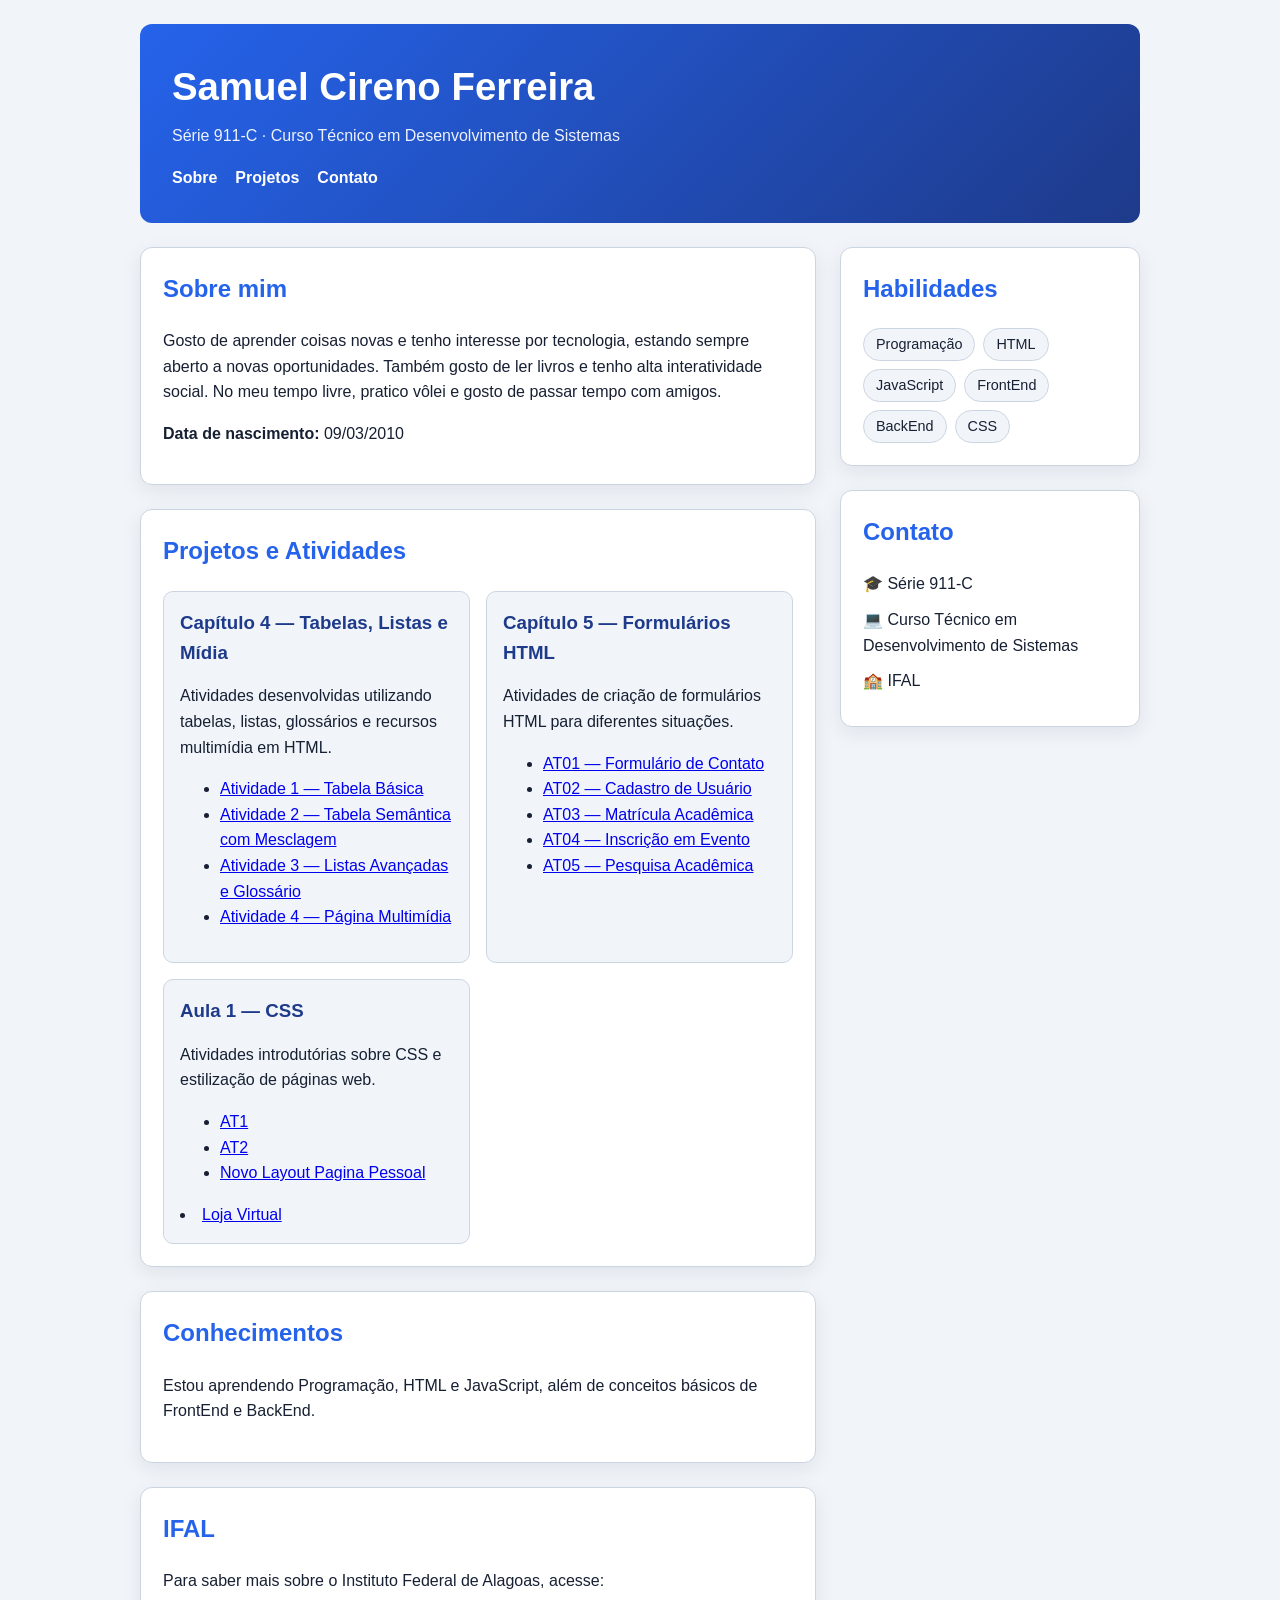
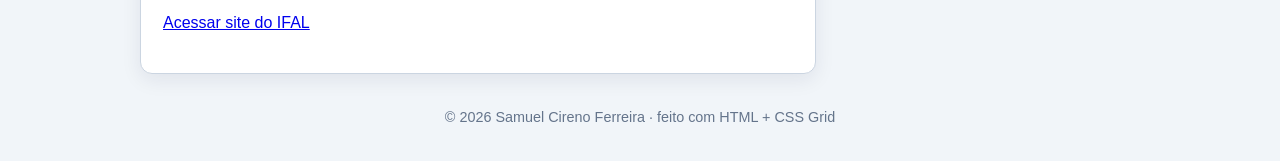
<file: index.html>
<!DOCTYPE html> <!-- ============================================================ PÁGINA PESSOAL — Samuel Cireno Ferreira Programação Web / Introdução às Tecnologias Web — IFAL ============================================================ --> <html lang="pt-BR"> <head> <meta charset="UTF-8"> <meta name="viewport" content="width=device-width, initial-scale=1.0"> <title>Página Pessoal — Samuel Cireno Ferreira</title> <link rel="stylesheet" href="estilo.css"> </head> <body> <div class="pagina">
<!-- ====== CABEÇALHO ====== -->
<header class="cabecalho">
  <h1>Samuel Cireno Ferreira</h1>
  <p>Série 911-C · Curso Técnico em Desenvolvimento de Sistemas</p>

  <nav>
    <a href="#sobre">Sobre</a>
    <a href="#projetos">Projetos</a>
    <a href="#contato">Contato</a>
  </nav>
</header>

<!-- ====== CONTEÚDO PRINCIPAL ====== -->
<main class="principal">

  <section id="sobre" class="cartao">
    <h2>Sobre mim</h2>

    <p>
      Gosto de aprender coisas novas e tenho interesse por tecnologia,
      estando sempre aberto a novas oportunidades. Também gosto de ler
      livros e tenho alta interatividade social. No meu tempo livre,
      pratico vôlei e gosto de passar tempo com amigos.
    </p>

    <p>
      <strong>Data de nascimento:</strong> 09/03/2010
    </p>
  </section>

  <section id="projetos" class="cartao">
    <h2>Projetos e Atividades</h2>

    <div class="projetos">

      <article class="projeto">
        <h3>Capítulo 4 — Tabelas, Listas e Mídia</h3>
        <p>
          Atividades desenvolvidas utilizando tabelas, listas,
          glossários e recursos multimídia em HTML.
        </p>

        <ul>
          <li>
            <a href="cap04-at01-tabela-basica.html">
              Atividade 1 — Tabela Básica
            </a>
          </li>

          <li>
            <a href="cap04-at02-tabela-semantica.html">
              Atividade 2 — Tabela Semântica com Mesclagem
            </a>
          </li>

          <li>
            <a href="cap04-at03-listas-avancadas.html">
              Atividade 3 — Listas Avançadas e Glossário
            </a>
          </li>

          <li>
            <a href="cap04-at04-multimidia.html">
              Atividade 4 — Página Multimídia
            </a>
          </li>
        </ul>
      </article>

      <article class="projeto">
        <h3>Capítulo 5 — Formulários HTML</h3>
        <p>
          Atividades de criação de formulários HTML para diferentes
          situações.
        </p>

        <ul>
          <li>
            <a href="ap05-at01.html">
              AT01 — Formulário de Contato
            </a>
          </li>

          <li>
            <a href="cap05-at02.html">
              AT02 — Cadastro de Usuário
            </a>
          </li>

          <li>
            <a href="cap05-at03.html">
              AT03 — Matrícula Acadêmica
            </a>
          </li>

          <li>
            <a href="cap05-at04.html">
              AT04 — Inscrição em Evento
            </a>
          </li>

          <li>
            <a href="cap05/at05.html">
              AT05 — Pesquisa Acadêmica
            </a>
          </li>
        </ul>
      </article>

      <article class="projeto">
        <h3>Aula 1 — CSS</h3>
        <p>
          Atividades introdutórias sobre CSS e estilização de páginas
          web.
        </p>

        <ul>
          <li>
            <a href="css1/indexx.html">
              AT1
            </a>
          </li>

          <li>
            <a href="css02/index.html">
              AT2
            </a>
          </li>

           <li>
            <a href="nl_pagina_pessoal/pagina_pessoal.html">
              Novo Layout Pagina Pessoal
            </a>
          </li>
        </ul>
      
        <li>
            <a href="loja-virtual/index.html">
              Loja Virtual
            </a>
          </li>
        </ul>
      </article>

      
    </div>
  </section>

  <section class="cartao">
    <h2>Conhecimentos</h2>

    <p>
      Estou aprendendo Programação, HTML e JavaScript, além de conceitos
      básicos de FrontEnd e BackEnd.
    </p>
  </section>

  <section class="cartao">
    <h2>IFAL</h2>

    <p>
      Para saber mais sobre o Instituto Federal de Alagoas, acesse:
    </p>

    <p>
      <a href="https://www2.ifal.edu.br/campus/maceio" target="_blank">
        Acessar site do IFAL
      </a>
    </p>
  </section>
    
</main>

<!-- ====== BARRA LATERAL ====== -->
<aside class="lateral">

  <section class="cartao">
    <h2>Habilidades</h2>

    <ul class="habilidades">
      <li>Programação</li>
      <li>HTML</li>
      <li>JavaScript</li>
      <li>FrontEnd</li>
      <li>BackEnd</li>
      <li>CSS</li>
    </ul>
  </section>

  <section id="contato" class="cartao">
    <h2>Contato</h2>

    <ul class="contato">
      <li>
        🎓 Série 911-C
      </li>

      <li>
        💻 Curso Técnico em Desenvolvimento de Sistemas
      </li>

      <li>
        🏫 IFAL
      </li>
    </ul>
  </section>

</aside>

<!-- ====== RODAPÉ ====== -->
<footer class="rodape">
  © 2026 Samuel Cireno Ferreira · feito com HTML + CSS Grid
</footer>

</div> </body> </html>
</file>
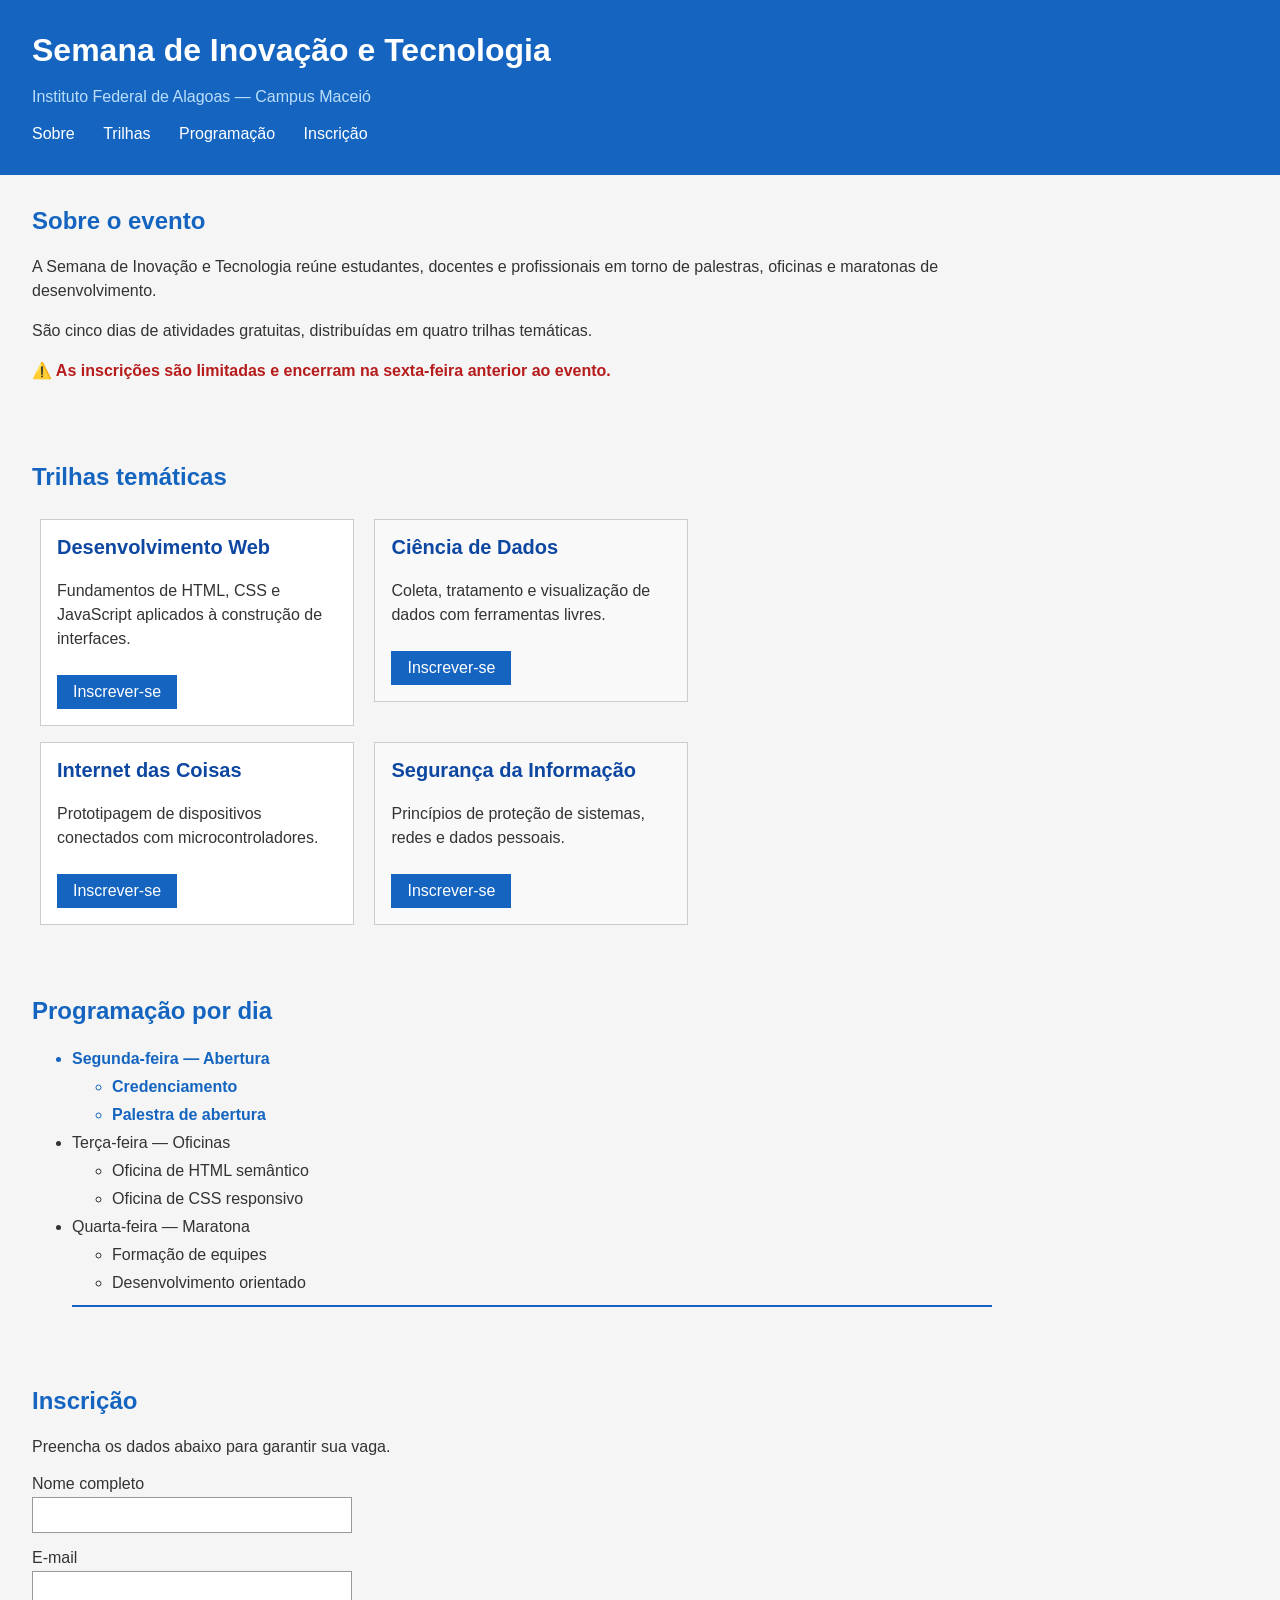
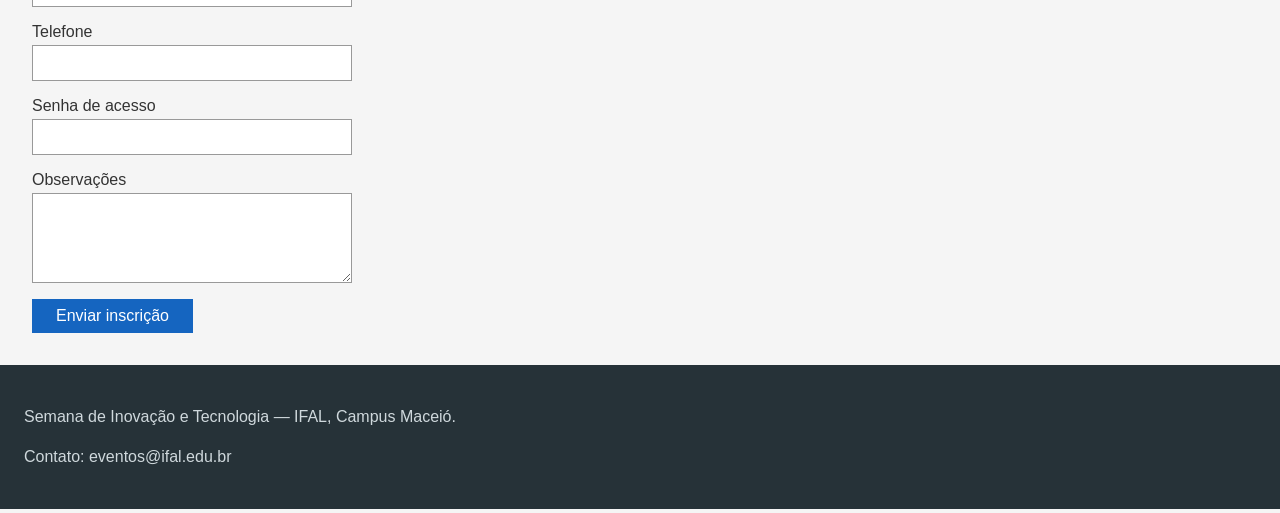
<file: css02/index.html>
<!DOCTYPE html>
<html lang="pt-BR">
<head>
  <meta charset="UTF-8">
  <meta name="viewport" content="width=device-width, initial-scale=1.0">
  <title>Semana de Inovação e Tecnologia — IFAL</title>
  <!--
    ATENÇÃO: este arquivo HTML NÃO deve ser modificado.
    Toda a atividade é resolvida exclusivamente no arquivo atv01.css.
  -->
  <link rel="stylesheet" href="style.css">
</head>
<body>

  <header class="cabecalho">
    <h1>Semana de Inovação e Tecnologia</h1>
    <p class="subtitulo">Instituto Federal de Alagoas — Campus Maceió</p>
    <nav class="menu">
      <ul>
        <li><a href="#sobre">Sobre</a></li>
        <li><a href="#trilhas">Trilhas</a></li>
        <li><a href="#programacao">Programação</a></li>
        <li><a href="#inscricao">Inscrição</a></li>
      </ul>
    </nav>
  </header>

  <main>

    <section id="sobre" class="secao">
      <h2>Sobre o evento</h2>
      <p>A Semana de Inovação e Tecnologia reúne estudantes, docentes e profissionais em torno de palestras, oficinas e maratonas de desenvolvimento.</p>
      <p>São cinco dias de atividades gratuitas, distribuídas em quatro trilhas temáticas.</p>
      <p class="destaque">As inscrições são limitadas e encerram na sexta-feira anterior ao evento.</p>
    </section>

    <section id="trilhas" class="secao">
      <h2>Trilhas temáticas</h2>
      <div class="grade">
        <article class="cartao">
          <h3>Desenvolvimento Web</h3>
          <p>Fundamentos de HTML, CSS e JavaScript aplicados à construção de interfaces.</p>
          <a href="#inscricao" class="botao">Inscrever-se</a>
        </article>
        <article class="cartao">
          <h3>Ciência de Dados</h3>
          <p>Coleta, tratamento e visualização de dados com ferramentas livres.</p>
          <a href="#inscricao" class="botao">Inscrever-se</a>
        </article>
        <article class="cartao">
          <h3>Internet das Coisas</h3>
          <p>Prototipagem de dispositivos conectados com microcontroladores.</p>
          <a href="#inscricao" class="botao">Inscrever-se</a>
        </article>
        <article class="cartao">
          <h3>Segurança da Informação</h3>
          <p>Princípios de proteção de sistemas, redes e dados pessoais.</p>
          <a href="#inscricao" class="botao">Inscrever-se</a>
        </article>
      </div>
    </section>

    <section id="programacao" class="secao">
      <h2>Programação por dia</h2>
      <ul class="lista-dias">
        <li>Segunda-feira — Abertura
          <ul>
            <li>Credenciamento</li>
            <li>Palestra de abertura</li>
          </ul>
        </li>
        <li>Terça-feira — Oficinas
          <ul>
            <li>Oficina de HTML semântico</li>
            <li>Oficina de CSS responsivo</li>
          </ul>
        </li>
        <li>Quarta-feira — Maratona
          <ul>
            <li>Formação de equipes</li>
            <li>Desenvolvimento orientado</li>
          </ul>
        </li>
      </ul>
    </section>

    <section id="inscricao" class="secao">
      <h2>Inscrição</h2>
      <p>Preencha os dados abaixo para garantir sua vaga.</p>
      <form class="formulario">
        <label for="nome">Nome completo</label>
        <input type="text" id="nome" name="nome">

        <label for="email">E-mail</label>
        <input type="email" id="email" name="email">

        <label for="telefone">Telefone</label>
        <input type="tel" id="telefone" name="telefone">

        <label for="senha">Senha de acesso</label>
        <input type="password" id="senha" name="senha">

        <label for="mensagem">Observações</label>
        <textarea id="mensagem" name="mensagem" rows="4"></textarea>

        <button type="submit">Enviar inscrição</button>
      </form>
    </section>

  </main>

  <footer class="rodape">
    <p>Semana de Inovação e Tecnologia — IFAL, Campus Maceió.</p>
    <p>Contato: eventos@ifal.edu.br</p>
  </footer>

</body>
</html>
</file>
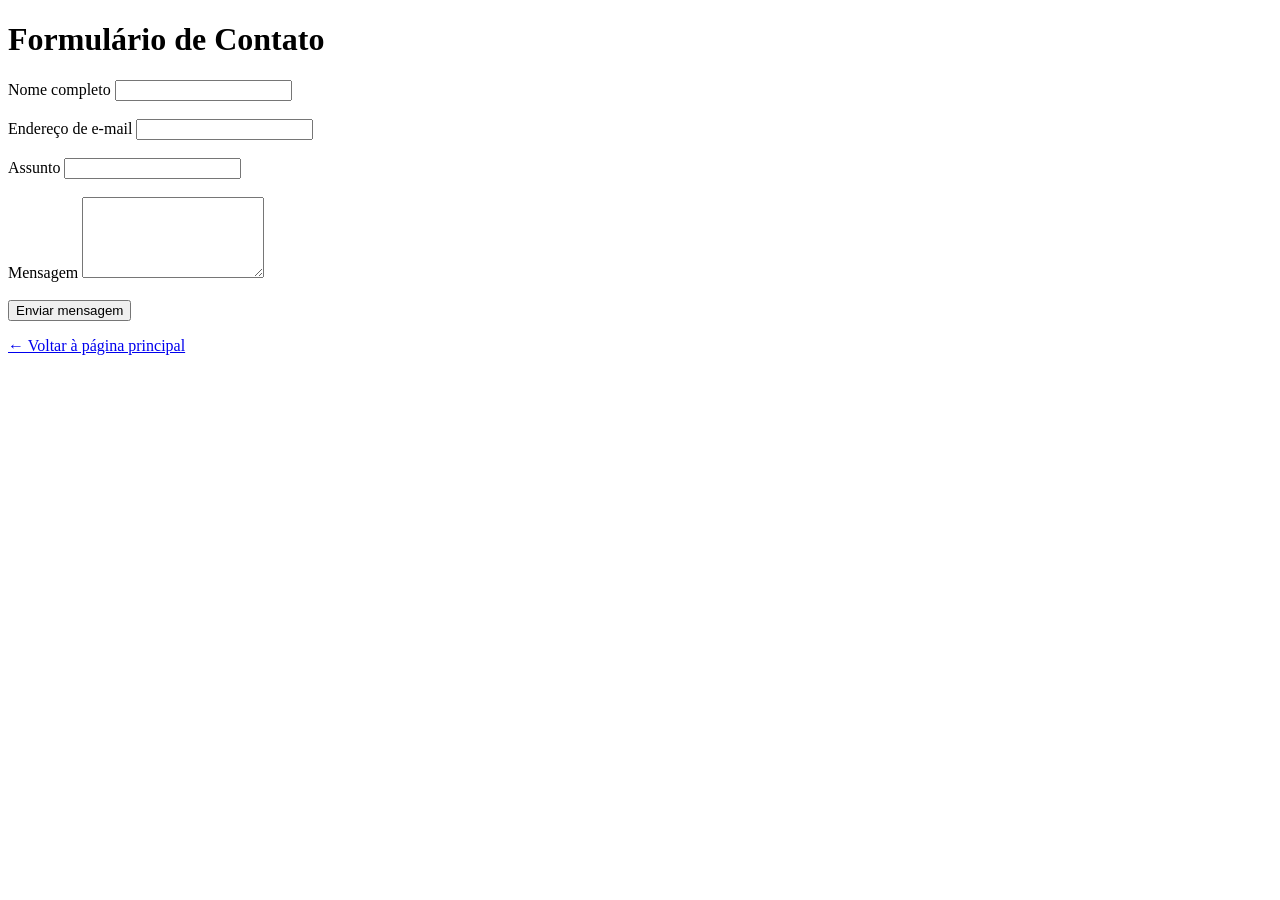
<file: ap05-at01.html>
<!DOCTYPE html>
<html lang="pt-BR">
<head>
    <meta charset="UTF-8">
    <title>AT01 — Formulário de Contato Simples</title>
</head>

<body>

    <main>

        <h1>Formulário de Contato</h1>

        <form action="https://httpbin.org/get" method="get">

            <label for="nome">Nome completo</label>
            <input type="text" id="nome" name="nome">

            <br><br>

            <label for="email">Endereço de e-mail</label>
            <input type="email" id="email" name="email">

            <br><br>

            <label for="assunto">Assunto</label>
            <input type="text" id="assunto" name="assunto">

            <br><br>

            <label for="mensagem">Mensagem</label>
            <textarea id="mensagem" name="mensagem" rows="5"></textarea>

            <br><br>

            <button type="submit">Enviar mensagem</button>

        </form>

    </main>
    <p>
        <a href="index.html">← Voltar à página principal</a>
    </p>


</body>
</html>
</file>
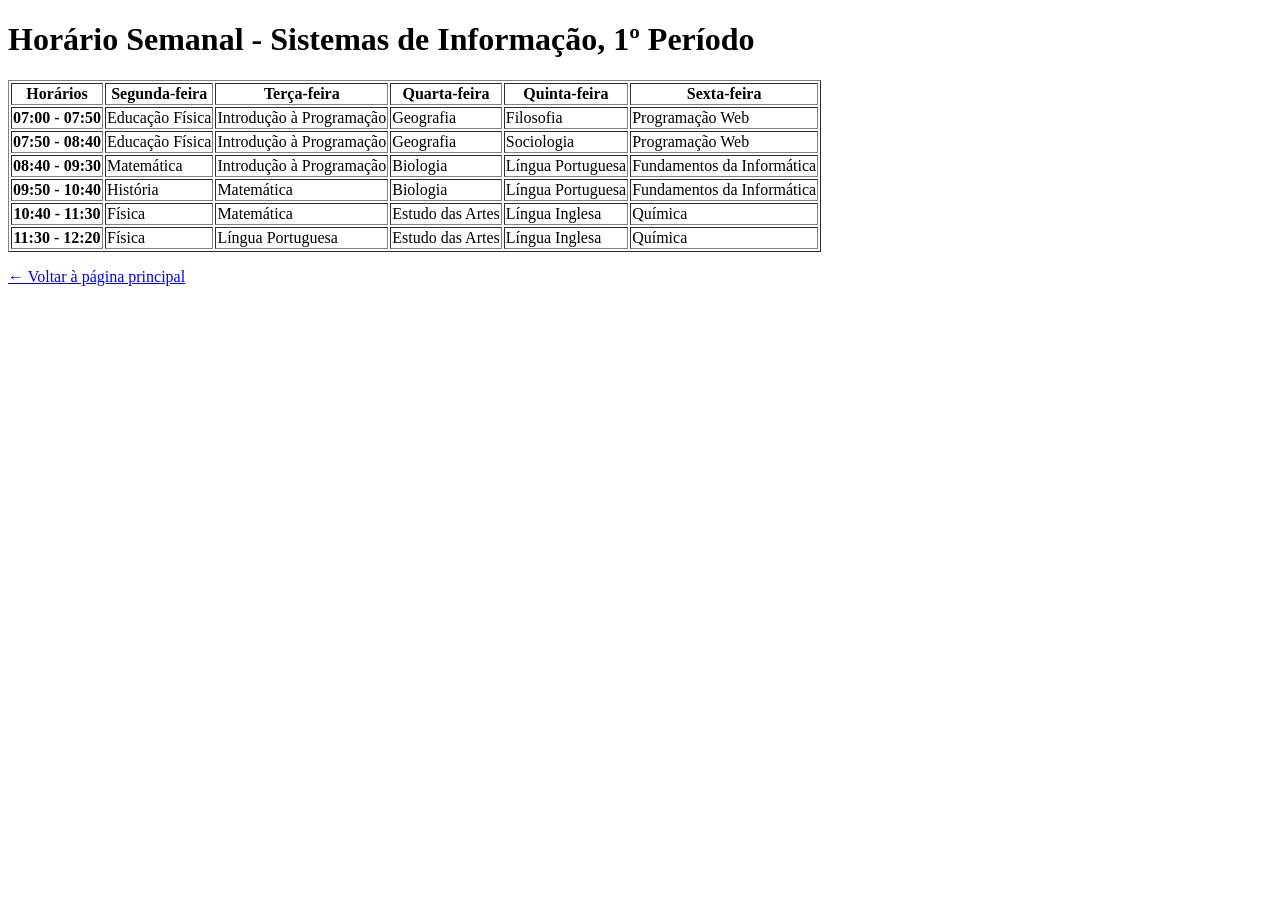
<file: cap04-at01-tabela-basica.html>
<!DOCTYPE html>
<html lang="pt-BR">
<head>
    <meta charset="UTF-8">
    <title>Horário Semanal — Cap. 4 / Ativ. 1</title>
</head>

<body>

    <h1>Horário Semanal - Sistemas de Informação, 1º Período</h1>

    <table border="1">

        <tr>
            <th>Horários</th>
            <th>Segunda-feira</th>
            <th>Terça-feira</th>
            <th>Quarta-feira</th>
            <th>Quinta-feira</th>
            <th>Sexta-feira</th>
        </tr>

        <tr>
            <th>07:00 - 07:50</th>
            <td>Educação Física</td>
            <td>Introdução à Programação</td>
            <td>Geografia</td>
            <td>Filosofia</td>
            <td>Programação Web</td>
        </tr>

        <tr>
            <th>07:50 - 08:40</th>
            <td>Educação Física</td>
            <td>Introdução à Programação</td>
            <td>Geografia</td>
            <td>Sociologia</td>
            <td>Programação Web</td>
        </tr>

        <tr>
            <th>08:40 - 09:30</th>
            <td>Matemática</td>
            <td>Introdução à Programação</td>
            <td>Biologia</td>
            <td>Língua Portuguesa</td>
            <td>Fundamentos da Informática</td>
        </tr>

        <tr>
            <th>09:50 - 10:40</th>
            <td>História</td>
            <td>Matemática</td>
            <td>Biologia</td>
            <td>Língua Portuguesa</td>
            <td>Fundamentos da Informática</td>
        </tr>

        <tr>
            <th>10:40 - 11:30</th>
            <td>Física</td>
            <td>Matemática</td>
            <td>Estudo das Artes</td>
            <td>Língua Inglesa</td>
            <td>Química</td>
        </tr>

        <tr>
            <th>11:30 - 12:20</th>
            <td>Física</td>
            <td>Língua Portuguesa</td>
            <td>Estudo das Artes</td>
            <td>Língua Inglesa</td>
            <td>Química</td>
        </tr>

    </table>

    <p><a href="index.html">← Voltar à página principal</a></p>

</body>
</html>
</file>
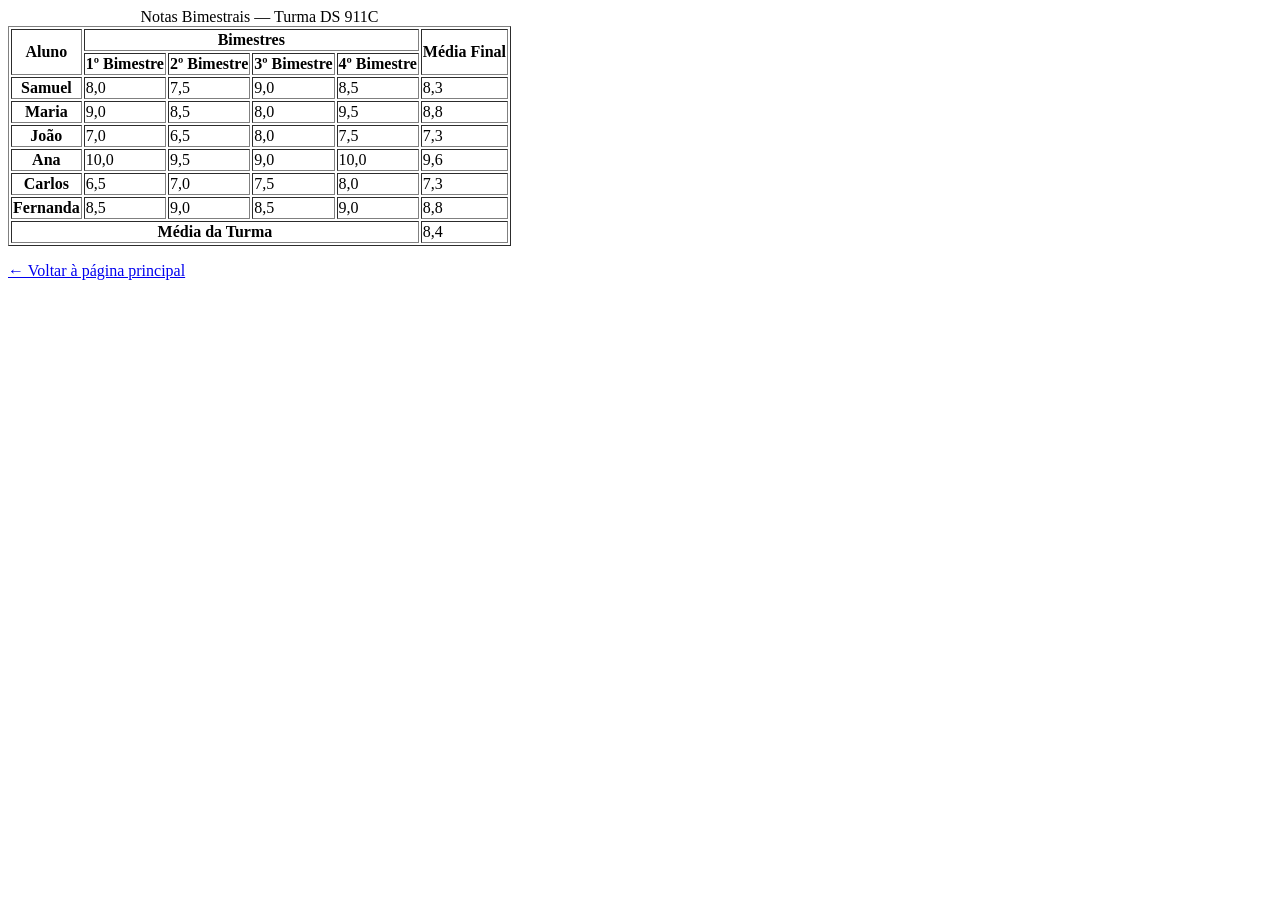
<file: cap04-at02-tabela-semantica.html>
<!DOCTYPE html>
<html lang="pt-BR">
<head>
    <meta charset="UTF-8">
    <title>Notas Bimestrais — Turma DS 911C</title>
</head>

<body>

    <table border="1">

        <caption>
            Notas Bimestrais — Turma DS 911C
        </caption>

        <thead>

            <tr>
                <th rowspan="2">Aluno</th>
                <th colspan="4">Bimestres</th>
                <th rowspan="2">Média Final</th>
            </tr>

            <tr>
                <th>1º Bimestre</th>
                <th>2º Bimestre</th>
                <th>3º Bimestre</th>
                <th>4º Bimestre</th>
            </tr>

        </thead>

        <tbody>

            <tr>
                <th scope="row">Samuel</th>
                <td>8,0</td>
                <td>7,5</td>
                <td>9,0</td>
                <td>8,5</td>
                <td>8,3</td>
            </tr>

            <tr>
                <th scope="row">Maria</th>
                <td>9,0</td>
                <td>8,5</td>
                <td>8,0</td>
                <td>9,5</td>
                <td>8,8</td>
            </tr>

            <tr>
                <th scope="row">João</th>
                <td>7,0</td>
                <td>6,5</td>
                <td>8,0</td>
                <td>7,5</td>
                <td>7,3</td>
            </tr>

            <tr>
                <th scope="row">Ana</th>
                <td>10,0</td>
                <td>9,5</td>
                <td>9,0</td>
                <td>10,0</td>
                <td>9,6</td>
            </tr>

            <tr>
                <th scope="row">Carlos</th>
                <td>6,5</td>
                <td>7,0</td>
                <td>7,5</td>
                <td>8,0</td>
                <td>7,3</td>
            </tr>

            <tr>
                <th scope="row">Fernanda</th>
                <td>8,5</td>
                <td>9,0</td>
                <td>8,5</td>
                <td>9,0</td>
                <td>8,8</td>
            </tr>

        </tbody>

        <tfoot>

            <tr>
                <th colspan="5">Média da Turma</th>
                <td>8,4</td>
            </tr>

        </tfoot>

    </table>

    <p>
        <a href="index.html">← Voltar à página principal</a>
    </p>

</body>
</html>
</file>
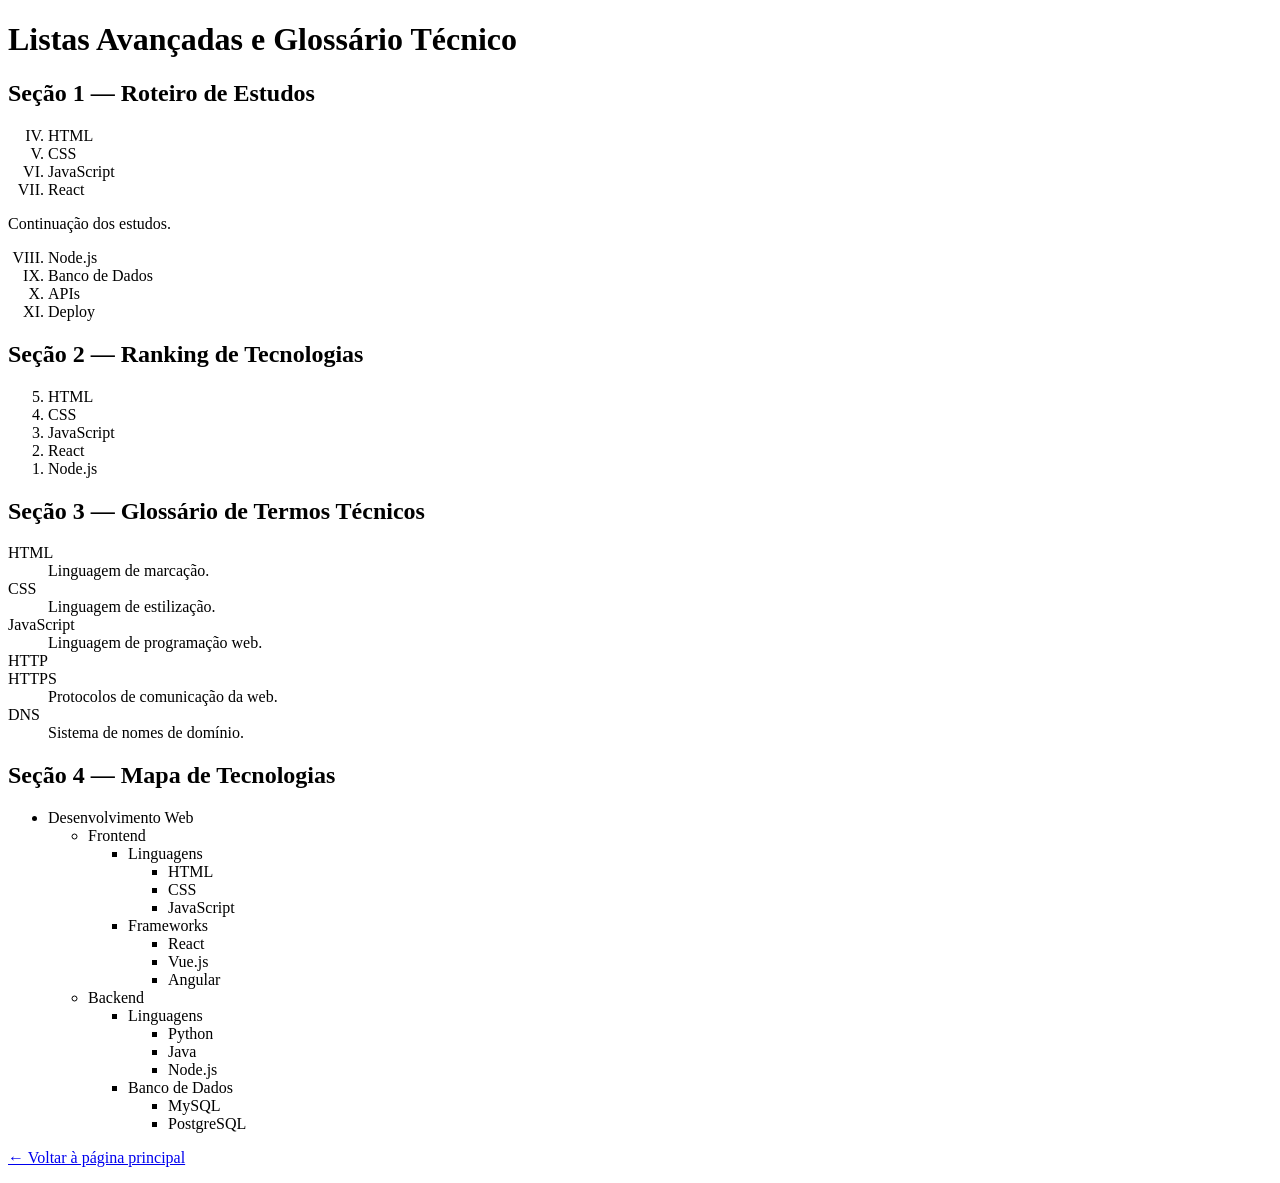
<file: cap04-at03-listas-avancadas.html>
<!DOCTYPE html>
<html lang="pt-BR">
<head>
    <meta charset="UTF-8">
    <title>Listas Avançadas e Glossário</title>
</head>

<body>

    <h1>Listas Avançadas e Glossário Técnico</h1>

    <h2>Seção 1 — Roteiro de Estudos</h2>

    <ol type="I" start="4">
        <li>HTML</li>
        <li>CSS</li>
        <li>JavaScript</li>
        <li>React</li>
    </ol>

    <p>Continuação dos estudos.</p>

    <ol type="I" start="8">
        <li>Node.js</li>
        <li>Banco de Dados</li>
        <li>APIs</li>
        <li>Deploy</li>
    </ol>

    <h2>Seção 2 — Ranking de Tecnologias</h2>

    <ol reversed>
        <li>HTML</li>
        <li>CSS</li>
        <li>JavaScript</li>
        <li>React</li>
        <li>Node.js</li>
    </ol>

    <h2>Seção 3 — Glossário de Termos Técnicos</h2>

    <dl>

        <dt>HTML</dt>
        <dd>Linguagem de marcação.</dd>

        <dt>CSS</dt>
        <dd>Linguagem de estilização.</dd>

        <dt>JavaScript</dt>
        <dd>Linguagem de programação web.</dd>

        <dt>HTTP</dt>
        <dt>HTTPS</dt>
        <dd>Protocolos de comunicação da web.</dd>

        <dt>DNS</dt>
        <dd>Sistema de nomes de domínio.</dd>

    </dl>

    <h2>Seção 4 — Mapa de Tecnologias</h2>

    <ul>

        <li>Desenvolvimento Web

            <ul>

                <li>Frontend

                    <ul>
                        <li>Linguagens

                            <ul>
                                <li>HTML</li>
                                <li>CSS</li>
                                <li>JavaScript</li>
                            </ul>

                        </li>

                        <li>Frameworks

                            <ul>
                                <li>React</li>
                                <li>Vue.js</li>
                                <li>Angular</li>
                            </ul>

                        </li>
                    </ul>

                </li>

                <li>Backend

                    <ul>
                        <li>Linguagens

                            <ul>
                                <li>Python</li>
                                <li>Java</li>
                                <li>Node.js</li>
                            </ul>

                        </li>

                        <li>Banco de Dados

                            <ul>
                                <li>MySQL</li>
                                <li>PostgreSQL</li>
                            </ul>

                        </li>
                    </ul>

                </li>

            </ul>

        </li>

    </ul>

    <p>
        <a href="index.html">← Voltar à página principal</a>
    </p>

</body>
</html>
</file>
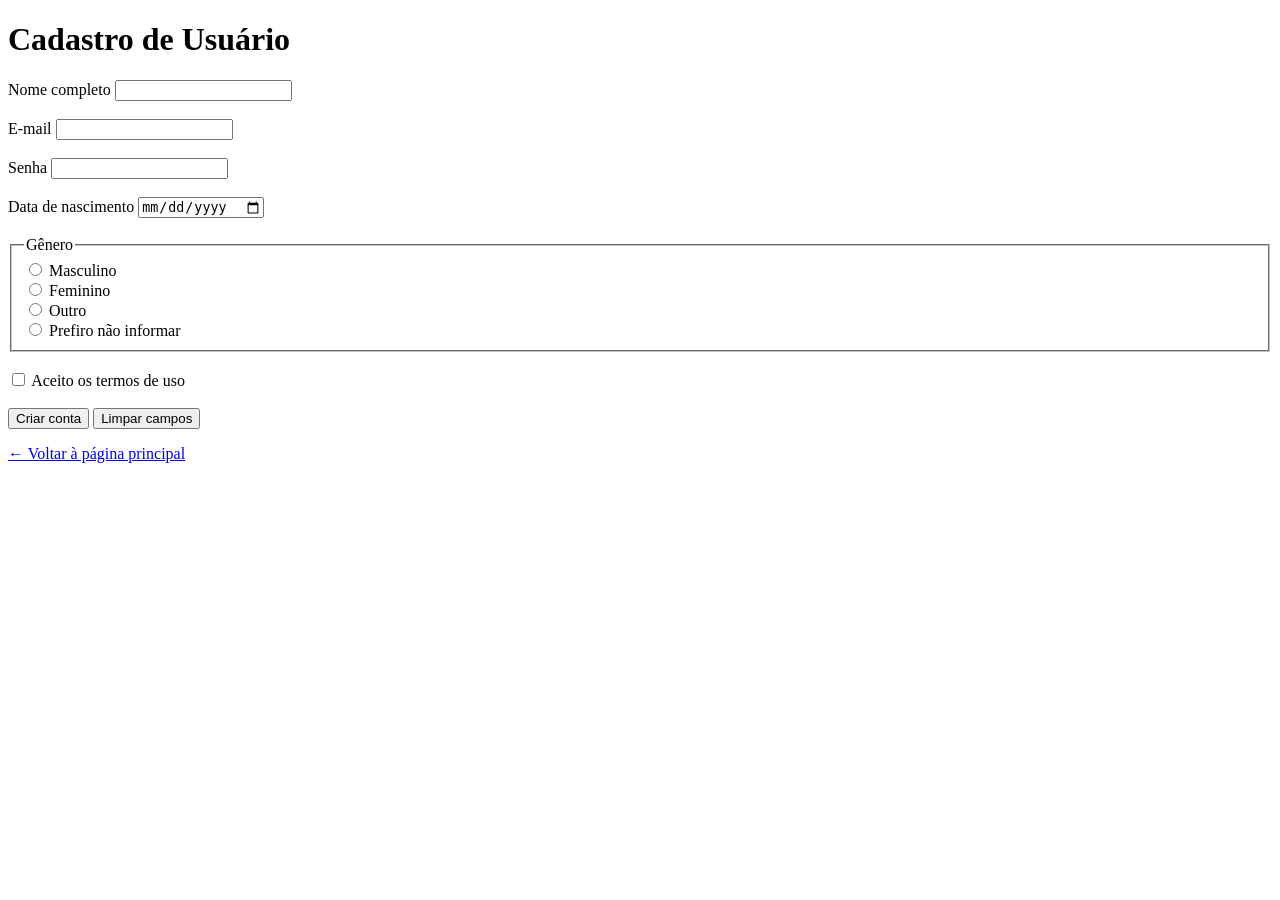
<file: cap05-at02.html>
<!DOCTYPE html>
<html lang="pt-BR">
<head>
    <meta charset="UTF-8">
    <title>AT02 — Cadastro de Usuário</title>
</head>

<body>

    <main>

        <h1>Cadastro de Usuário</h1>

        <form action="https://httpbin.org/post" method="post">

            <label for="nome">Nome completo</label>
            <input
                type="text"
                id="nome"
                name="nome"
                required
                minlength="3">

            <br><br>

            <label for="email">E-mail</label>
            <input
                type="email"
                id="email"
                name="email"
                required>

            <br><br>

            <label for="senha">Senha</label>
            <input
                type="password"
                id="senha"
                name="senha"
                required
                minlength="8">

            <br><br>

            <label for="nascimento">Data de nascimento</label>
            <input
                type="date"
                id="nascimento"
                name="nascimento"
                required>

            <br><br>

            <fieldset>

                <legend>Gênero</legend>

                <input
                    type="radio"
                    id="masculino"
                    name="genero"
                    value="masculino">

                <label for="masculino">Masculino</label>

                <br>

                <input
                    type="radio"
                    id="feminino"
                    name="genero"
                    value="feminino">

                <label for="feminino">Feminino</label>

                <br>

                <input
                    type="radio"
                    id="outro"
                    name="genero"
                    value="outro">

                <label for="outro">Outro</label>

                <br>

                <input
                    type="radio"
                    id="nao_informar"
                    name="genero"
                    value="prefiro_nao_informar">

                <label for="nao_informar">Prefiro não informar</label>

            </fieldset>

            <br>

            <input
                type="checkbox"
                id="aceite"
                name="aceite"
                value="sim"
                required>

            <label for="aceite">Aceito os termos de uso</label>

            <br><br>

            <button type="submit">Criar conta</button>

            <button type="reset">Limpar campos</button>

        </form>

    </main>
    <p>
        <a href="index.html">← Voltar à página principal</a>
    </p>


</body>
</html>
</file>
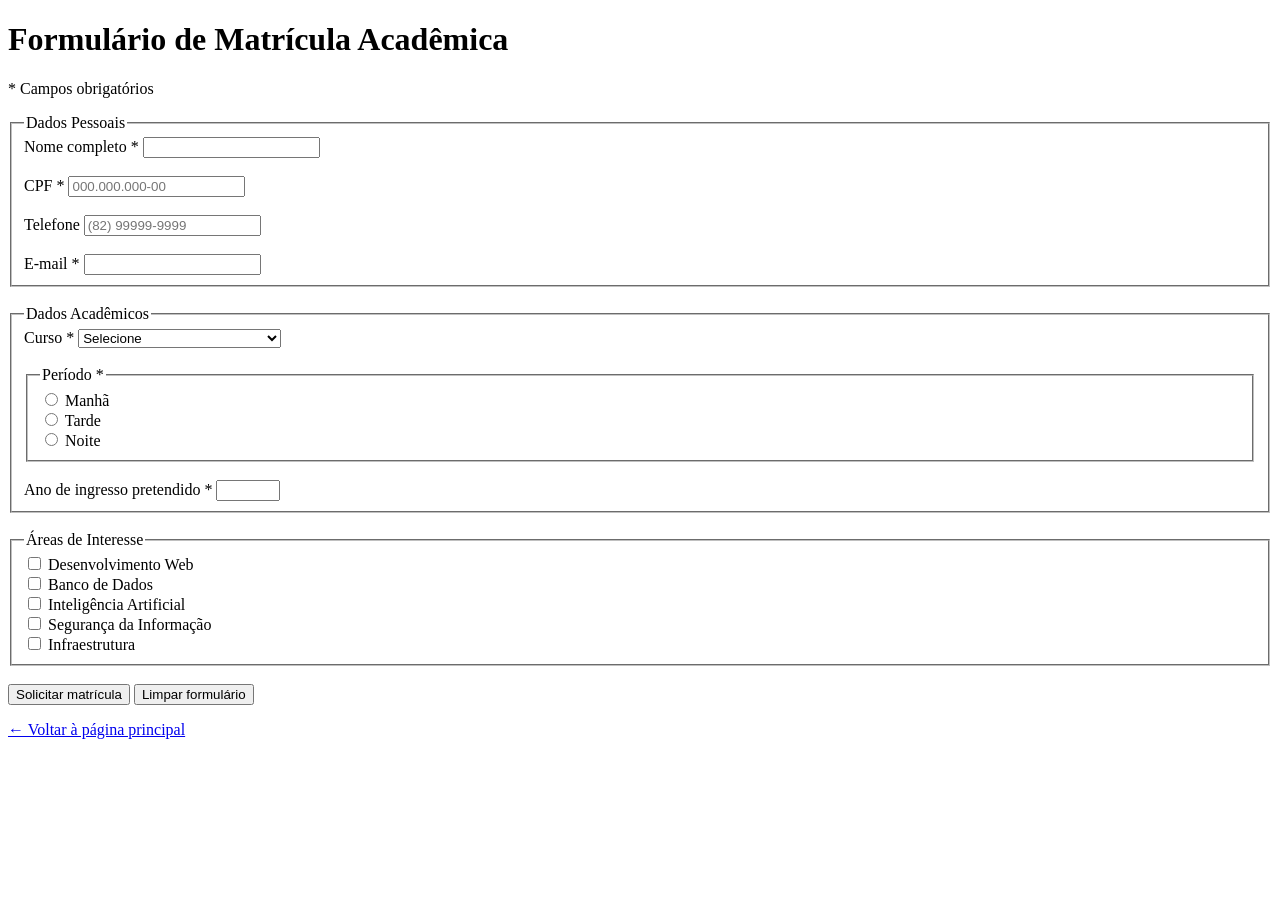
<file: cap05-at03.html>
<!DOCTYPE html>
<html lang="pt-BR">
<head>
    <meta charset="UTF-8">
    <title>AT03 — Formulário de Matrícula Acadêmica</title>
</head>

<body>

    <main>

        <h1>Formulário de Matrícula Acadêmica</h1>

        <p>* Campos obrigatórios</p>

        <form action="https://httpbin.org/post" method="post">

            <fieldset>

                <legend>Dados Pessoais</legend>

                <label for="nome">Nome completo *</label>
                <input
                    type="text"
                    id="nome"
                    name="nome"
                    required
                    minlength="5"
                    maxlength="100">

                <br><br>

                <label for="cpf">CPF *</label>
                <input
                    type="text"
                    id="cpf"
                    name="cpf"
                    required
                    pattern="\d{3}\.\d{3}\.\d{3}-\d{2}"
                    placeholder="000.000.000-00"
                    title="CPF no formato 000.000.000-00">

                <br><br>

                <label for="telefone">Telefone</label>
                <input
                    type="tel"
                    id="telefone"
                    name="telefone"
                    pattern="\(\d{2}\)\s\d{4,5}-\d{4}"
                    placeholder="(82) 99999-9999">

                <br><br>

                <label for="email">E-mail *</label>
                <input
                    type="email"
                    id="email"
                    name="email"
                    required>

            </fieldset>

            <br>

            <fieldset>

                <legend>Dados Acadêmicos</legend>

                <label for="curso">Curso *</label>

                <select id="curso" name="curso" required>

                    <option value="">Selecione</option>

                    <optgroup label="Computação">
                        <option>Sistemas de Informação</option>
                        <option>Ciência da Computação</option>
                        <option>Engenharia da Computação</option>
                    </optgroup>

                    <optgroup label="Gestão">
                        <option>Administração</option>
                        <option>Ciências Contábeis</option>
                    </optgroup>

                </select>

                <br><br>

                <fieldset>

                    <legend>Período *</legend>

                    <input
                        type="radio"
                        id="manha"
                        name="periodo"
                        value="manha">

                    <label for="manha">Manhã</label>

                    <br>

                    <input
                        type="radio"
                        id="tarde"
                        name="periodo"
                        value="tarde">

                    <label for="tarde">Tarde</label>

                    <br>

                    <input
                        type="radio"
                        id="noite"
                        name="periodo"
                        value="noite">

                    <label for="noite">Noite</label>

                </fieldset>

                <br>

                <label for="ano_ingresso">Ano de ingresso pretendido *</label>

                <input
                    type="number"
                    id="ano_ingresso"
                    name="ano_ingresso"
                    min="2025"
                    max="2030"
                    required>

            </fieldset>

            <br>

            <fieldset>

                <legend>Áreas de Interesse</legend>

                <input
                    type="checkbox"
                    id="web"
                    name="interesses[]"
                    value="Desenvolvimento Web">

                <label for="web">Desenvolvimento Web</label>

                <br>

                <input
                    type="checkbox"
                    id="bd"
                    name="interesses[]"
                    value="Banco de Dados">

                <label for="bd">Banco de Dados</label>

                <br>

                <input
                    type="checkbox"
                    id="ia"
                    name="interesses[]"
                    value="Inteligência Artificial">

                <label for="ia">Inteligência Artificial</label>

                <br>

                <input
                    type="checkbox"
                    id="seguranca"
                    name="interesses[]"
                    value="Segurança da Informação">

                <label for="seguranca">Segurança da Informação</label>

                <br>

                <input
                    type="checkbox"
                    id="infraestrutura"
                    name="interesses[]"
                    value="Infraestrutura">

                <label for="infraestrutura">Infraestrutura</label>

            </fieldset>

            <br>

            <button type="submit">Solicitar matrícula</button>

            <button type="reset">Limpar formulário</button>

        </form>

    </main>
   <p>
        <a href="index.html">← Voltar à página principal</a>
    </p>

</body>
</html>
</file>
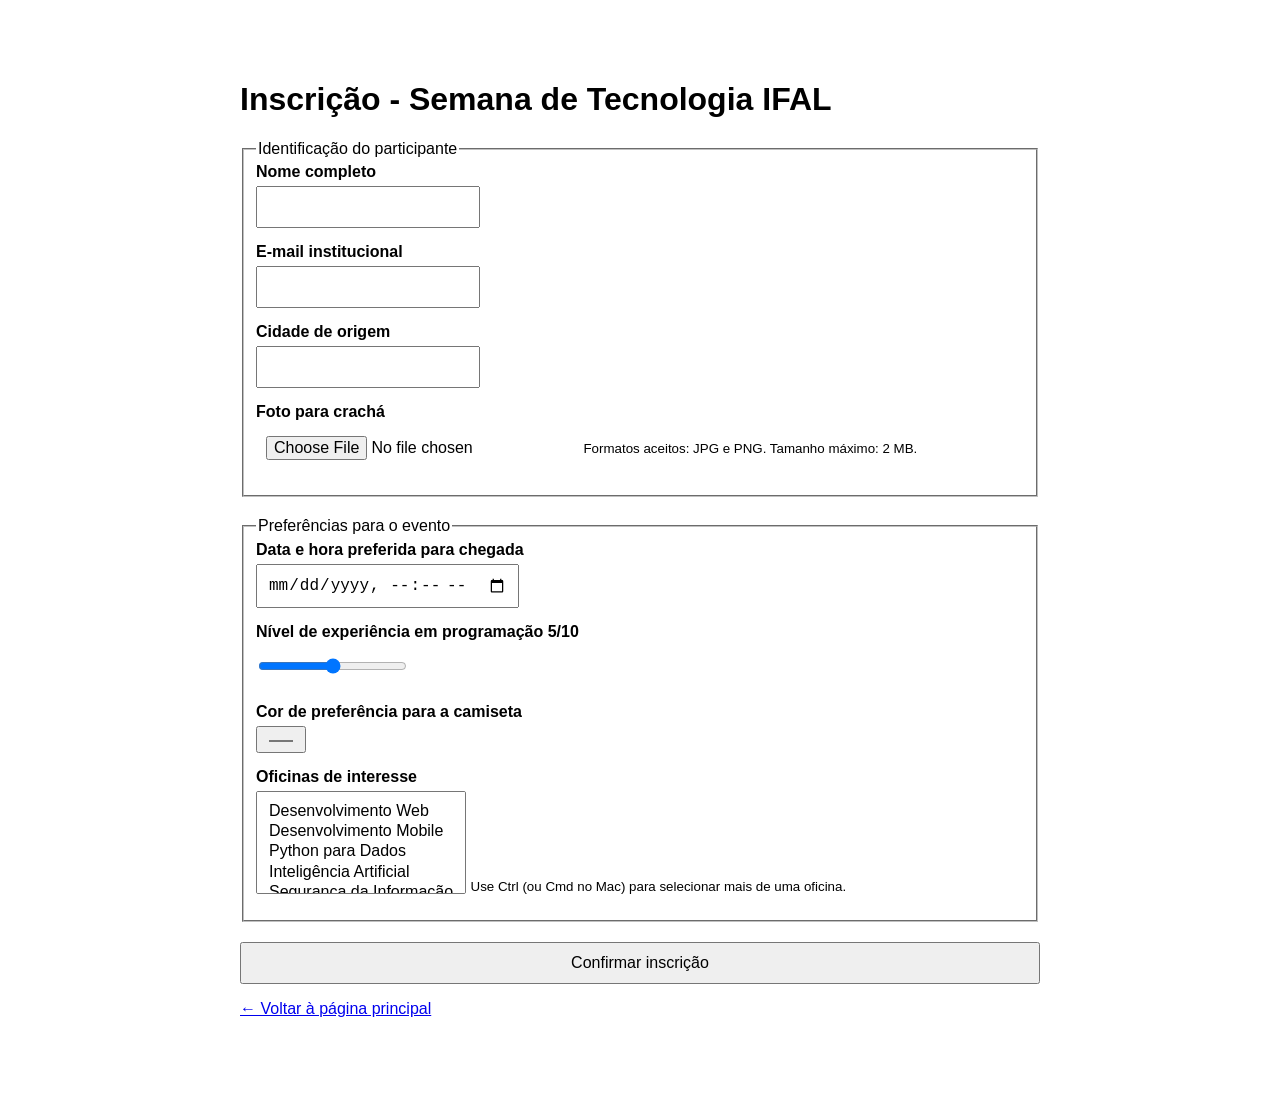
<file: cap05-at04.html>
<!DOCTYPE html>
<html lang="pt-BR">
<head>
    <meta charset="UTF-8">
    <meta name="viewport" content="width=device-width, initial-scale=1.0">
    <title>Inscrição - Semana de Tecnologia IFAL</title>
    <style>
        body { font-family: Arial, sans-serif; max-width: 800px; margin: 40px auto; padding: 20px; }
        form { display: flex; flex-direction: column; gap: 20px; }
        label { display: block; margin-bottom: 5px; font-weight: bold; }
        input, select, button { padding: 10px; font-size: 16px; }
        .campo { margin-bottom: 15px; }
    </style>
</head>
<body>
    <h1>Inscrição - Semana de Tecnologia IFAL</h1>
    
    <form method="post" action="https://httpbin.org/post" enctype="multipart/form-data">
        
        <!-- Identificação do participante -->
        <fieldset>
            <legend>Identificação do participante</legend>
            
            <div class="campo">
                <label for="nome">Nome completo</label>
                <input type="text" id="nome" name="nome" required>
            </div>
            
            <div class="campo">
                <label for="email">E-mail institucional</label>
                <input type="email" id="email" name="email" required>
            </div>
            
            <div class="campo">
                <label for="cidade">Cidade de origem</label>
                <input list="cidades" type="text" id="cidade" name="cidade">
                <datalist id="cidades">
                    <option value="Maceió"></option>
                    <option value="Arapiraca"></option>
                    <option value="Palmeira dos Índios"></option>
                    <option value="Rio Largo"></option>
                    <option value="Penedo"></option>
                    <option value="União dos Palmares"></option>
                    <option value="São Miguel dos Campos"></option>
                    <option value="Delmiro Gouveia"></option>
                    <option value="Coruripe"></option>
                    <option value="Santana do Ipanema"></option>
                </datalist>
            </div>
            
            <div class="campo">
                <label for="foto">Foto para crachá</label>
                <input type="file" id="foto" name="foto" accept="image/jpeg, image/png">
                <small id="foto-desc">Formatos aceitos: JPG e PNG. Tamanho máximo: 2 MB.</small>
            </div>
        </fieldset>
        
        <!-- Preferências para o evento -->
        <fieldset>
            <legend>Preferências para o evento</legend>
            
            <div class="campo">
                <label for="chegada">Data e hora preferida para chegada</label>
                <input type="datetime-local" id="chegada" name="chegada">
            </div>
            
            <div class="campo">
                <label for="experiencia">
                    Nível de experiência em programação 
                    <span id="valor-experiencia">5</span>/10
                </label>
                <input 
                    type="range" 
                    id="experiencia" 
                    name="experiencia" 
                    min="0" 
                    max="10" 
                    step="1" 
                    value="5"
                    oninput="document.getElementById('valor-experiencia').textContent = this.value">
            </div>
            
            <div class="campo">
                <label for="cor_camiseta">Cor de preferência para a camiseta</label>
                <input type="color" id="cor_camiseta" name="cor_camiseta" value="#1a73e8">
            </div>
            
            <div class="campo">
                <label for="oficinas">Oficinas de interesse</label>
                <select id="oficinas" name="oficinas[]" multiple size="4" aria-describedby="oficinas-desc">
                    <option value="web">Desenvolvimento Web</option>
                    <option value="mobile">Desenvolvimento Mobile</option>
                    <option value="python">Python para Dados</option>
                    <option value="ia">Inteligência Artificial</option>
                    <option value="seguranca">Segurança da Informação</option>
                    <option value="devops">DevOps e Cloud</option>
                </select>
                <small id="oficinas-desc">Use Ctrl (ou Cmd no Mac) para selecionar mais de uma oficina.</small>
            </div>
        </fieldset>
        
        <!-- Campo oculto -->
        <input type="hidden" name="edicao" value="2026">
        
        <button type="submit">Confirmar inscrição</button>
    </form>
   <p>
        <a href="index.html">← Voltar à página principal</a>
    </p>

</body>
</html>
</file>
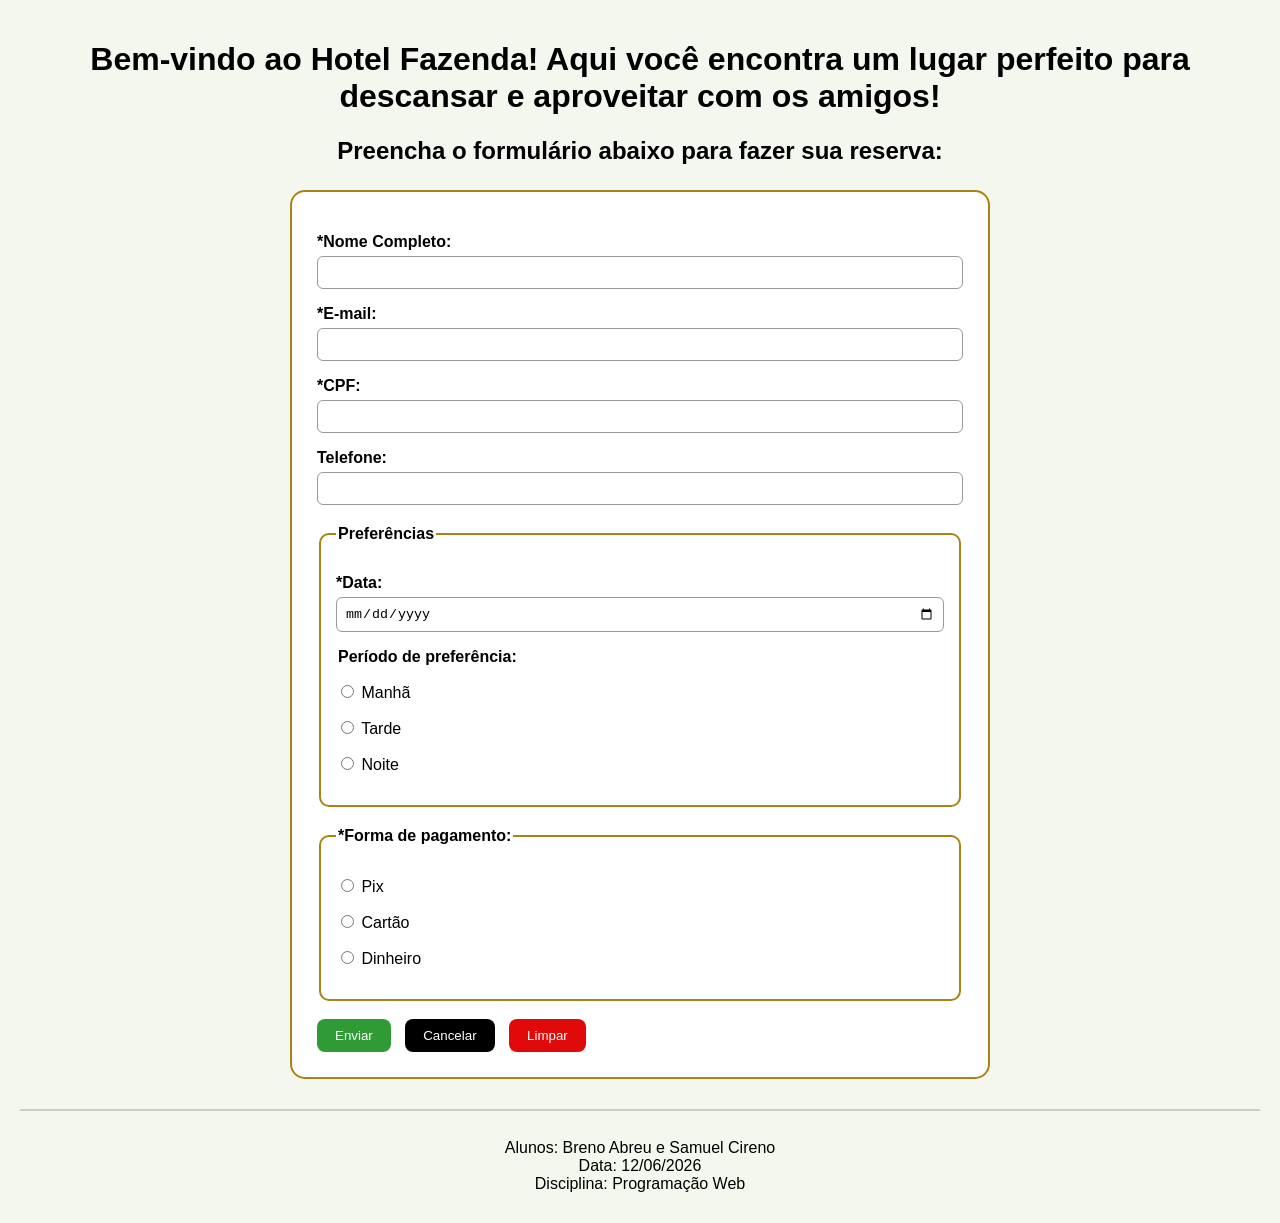
<file: css1/indexx.html>
<!DOCTYPE html>
<html>
    <head>
        <title>
            Formulário de Reserva de hotel
        </title>
        <link rel="stylesheet" href="style.css">
    </head>

    <body>

    <header>
        <h1>Bem-vindo ao Hotel Fazenda! Aqui você encontra um lugar perfeito para descansar e aproveitar com os amigos!</h1>
        <h2>Preencha o formulário abaixo para fazer sua reserva:</h2>
    </header>

    <main>
        <form action="https://httpbin.org/post" method="post">
            <p>
            <label for="nome">*Nome Completo: </label> <br />
            <input type="text" id="nome" name="nome" required>
            </p>

            <p>
            <label for="email">*E-mail: </label> <br />
            <input type="email" id="email" name="email" required>
            </p>

            <p>
            <label for="senha">*CPF: </label> <br />
            <input type="text" id="cpf" name="cpf" pattern="\d{3}\.\d{3}\.\d{3}-\d{2}" title="Digite seu CPF no formato 000.000.000-00" required>
            </p>

            <p>
            <label for="telefone">Telefone:</label> <br />
            <input type="tel" id="telefone" name="telefone" pattern="\(\d{2}\) \d{5}-\d{4}" title="Digite seu número no formato (99) 99999-9999">
            </p>

        <fieldset>
            <legend>Preferências</legend> 

            <p>
            <label for="data">*Data: </label> <br />
            <input type="date" id="data" name="data" required>
            </p>

            <legend>Período de preferência: </legend>

            <p>
            <label class="manha">
                <input type="radio" name="periodo" value="Manhã" /> Manhã
            </label>
            </p>

            <p>
            <label class="tarde">
                <input type="radio" name="periodo" value="Tarde" /> Tarde
            </label>
            </p>

            <p>
            <label class="noite"> 
            <input type="radio" name="periodo" value="Noite" /> Noite
            </label>
            </p>
        </fieldset>

        <fieldset>
            <legend>*Forma de pagamento:</legend required>

            <p>
            <label for="pix" class="pix">
                <input type="radio" name="pagamento" value="pix"> Pix
            </label>
            </p>

            <p>
            <label for="cartao" class="cartao">
                <input type="radio" name="pagamento" value="cartao"> Cartão
            </label>
            </p>

            <p>
            <label for="dinheiro" class="dinheiro">
                <input type="radio" name="pagamento" value="dinheiro"> Dinheiro
            </label>
            </p>
        </fieldset>
        <br />
        <button type="submit" class="enviar">Enviar</button>
        <button type="button" class="cancelar">Cancelar</button>
        <button type="reset" class="limpar">Limpar</button>
        </form>
    </main>

        <footer>
            <br />
            Alunos: Breno Abreu e Samuel Cireno <br />
            Data: 12/06/2026 <br />
            Disciplina: Programação Web
        </footer>
    </body>
</html>
</file>
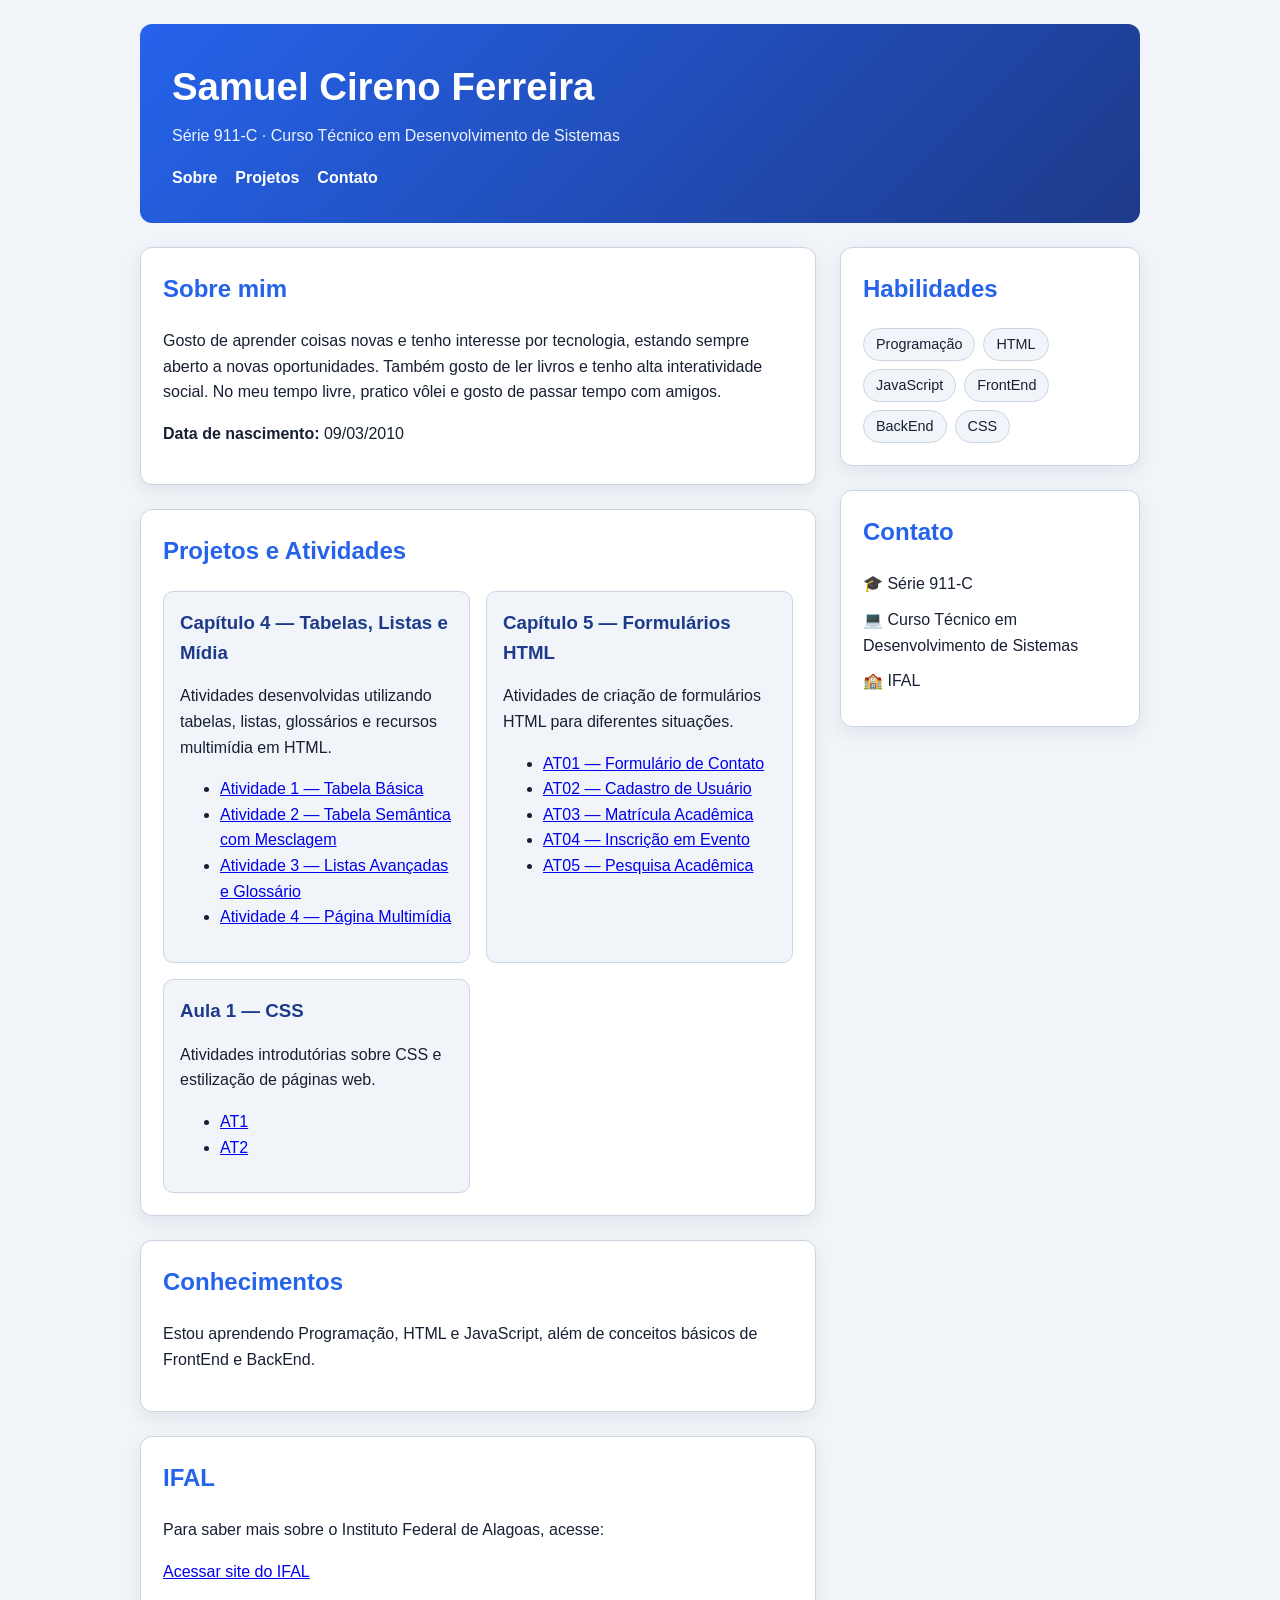
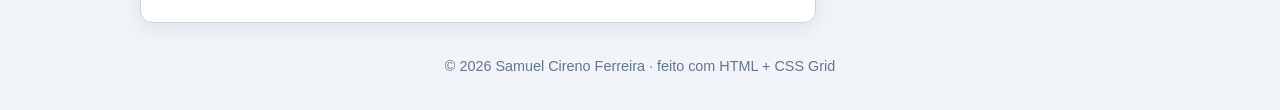
<file: nl_pagina_pessoal/pagina_pessoal.html>
<!DOCTYPE html> <!-- ============================================================ PÁGINA PESSOAL — Samuel Cireno Ferreira Programação Web / Introdução às Tecnologias Web — IFAL ============================================================ --> <html lang="pt-BR"> <head> <meta charset="UTF-8"> <meta name="viewport" content="width=device-width, initial-scale=1.0"> <title>Página Pessoal — Samuel Cireno Ferreira</title> <link rel="stylesheet" href="estilo.css"> </head> <body> <div class="pagina">
<!-- ====== CABEÇALHO ====== -->
<header class="cabecalho">
  <h1>Samuel Cireno Ferreira</h1>
  <p>Série 911-C · Curso Técnico em Desenvolvimento de Sistemas</p>

  <nav>
    <a href="#sobre">Sobre</a>
    <a href="#projetos">Projetos</a>
    <a href="#contato">Contato</a>
  </nav>
</header>

<!-- ====== CONTEÚDO PRINCIPAL ====== -->
<main class="principal">

  <section id="sobre" class="cartao">
    <h2>Sobre mim</h2>

    <p>
      Gosto de aprender coisas novas e tenho interesse por tecnologia,
      estando sempre aberto a novas oportunidades. Também gosto de ler
      livros e tenho alta interatividade social. No meu tempo livre,
      pratico vôlei e gosto de passar tempo com amigos.
    </p>

    <p>
      <strong>Data de nascimento:</strong> 09/03/2010
    </p>
  </section>

  <section id="projetos" class="cartao">
    <h2>Projetos e Atividades</h2>

    <div class="projetos">

      <article class="projeto">
        <h3>Capítulo 4 — Tabelas, Listas e Mídia</h3>
        <p>
          Atividades desenvolvidas utilizando tabelas, listas,
          glossários e recursos multimídia em HTML.
        </p>

        <ul>
          <li>
            <a href="cap04-at01-tabela-basica.html">
              Atividade 1 — Tabela Básica
            </a>
          </li>

          <li>
            <a href="cap04-at02-tabela-semantica.html">
              Atividade 2 — Tabela Semântica com Mesclagem
            </a>
          </li>

          <li>
            <a href="cap04-at03-listas-avancadas.html">
              Atividade 3 — Listas Avançadas e Glossário
            </a>
          </li>

          <li>
            <a href="cap04-at04-multimidia.html">
              Atividade 4 — Página Multimídia
            </a>
          </li>
        </ul>
      </article>

      <article class="projeto">
        <h3>Capítulo 5 — Formulários HTML</h3>
        <p>
          Atividades de criação de formulários HTML para diferentes
          situações.
        </p>

        <ul>
          <li>
            <a href="ap05-at01.html">
              AT01 — Formulário de Contato
            </a>
          </li>

          <li>
            <a href="cap05-at02.html">
              AT02 — Cadastro de Usuário
            </a>
          </li>

          <li>
            <a href="cap05-at03.html">
              AT03 — Matrícula Acadêmica
            </a>
          </li>

          <li>
            <a href="cap05-at04.html">
              AT04 — Inscrição em Evento
            </a>
          </li>

          <li>
            <a href="cap05/at05.html">
              AT05 — Pesquisa Acadêmica
            </a>
          </li>
        </ul>
      </article>

      <article class="projeto">
        <h3>Aula 1 — CSS</h3>
        <p>
          Atividades introdutórias sobre CSS e estilização de páginas
          web.
        </p>

        <ul>
          <li>
            <a href="css1/indexx.html">
              AT1
            </a>
          </li>

          <li>
            <a href="css02/index.html">
              AT2
            </a>
          </li>
        </ul>

    </div>
  </section>

  <section class="cartao">
    <h2>Conhecimentos</h2>

    <p>
      Estou aprendendo Programação, HTML e JavaScript, além de conceitos
      básicos de FrontEnd e BackEnd.
    </p>
  </section>

  <section class="cartao">
    <h2>IFAL</h2>

    <p>
      Para saber mais sobre o Instituto Federal de Alagoas, acesse:
    </p>

    <p>
      <a href="https://www2.ifal.edu.br/campus/maceio" target="_blank">
        Acessar site do IFAL
      </a>
    </p>
  </section>

</main>

<!-- ====== BARRA LATERAL ====== -->
<aside class="lateral">

  <section class="cartao">
    <h2>Habilidades</h2>

    <ul class="habilidades">
      <li>Programação</li>
      <li>HTML</li>
      <li>JavaScript</li>
      <li>FrontEnd</li>
      <li>BackEnd</li>
      <li>CSS</li>
    </ul>
  </section>

  <section id="contato" class="cartao">
    <h2>Contato</h2>

    <ul class="contato">
      <li>
        🎓 Série 911-C
      </li>

      <li>
        💻 Curso Técnico em Desenvolvimento de Sistemas
      </li>

      <li>
        🏫 IFAL
      </li>
    </ul>
  </section>

</aside>

<!-- ====== RODAPÉ ====== -->
<footer class="rodape">
  © 2026 Samuel Cireno Ferreira · feito com HTML + CSS Grid
</footer>

</div> </body> </html>
</file>
<file: estilo.css>
/* ============================================================
TEMA 1 — ÍNDIGO (moderno / clean)
Para usar: salve este arquivo como estilo.css no seu projeto.
Você pode mudar CORES, FONTE e BORDAS aqui.
NÃO mexa na seção "LAYOUT (GRID)" — é o layout pedido na atividade.
============================================================ */

/* ---- Cores e fonte (mude à vontade) ---- */
:root {
--cor: #2563eb;
--cor-escura: #1e3a8a;
--texto: #172033;
--suave: #64748b;
--fundo: #f1f5f9;
--superficie: #ffffff;
--borda: #cbd5e1;
--raio: 12px;
}

body {
margin: 0;
font-family: "Trebuchet MS", Arial, sans-serif;
color: var(--texto);
background: var(--fundo);
line-height: 1.6;
}

/* ============================================================
LAYOUT (GRID) — NÃO MUDE
============================================================ */

{ box-sizing: border-box; }

.pagina {
display: grid;
grid-template-columns: 1fr 300px;
grid-template-areas:
"cabecalho cabecalho"
"principal lateral"
"rodape rodape";
gap: 24px;
max-width: 1000px;
margin: 0 auto;
padding: 24px;
}

.cabecalho { grid-area: cabecalho; }
.principal { grid-area: principal; }
.lateral { grid-area: lateral; }
.rodape { grid-area: rodape; }

.projetos {
display: grid;
grid-template-columns: repeat(auto-fit, minmax(200px, 1fr));
gap: 16px;
margin-top: 14px;
}

@media (max-width: 640px) {
.pagina {
grid-template-columns: 1fr;
grid-template-areas:
"cabecalho"
"principal"
"lateral"
"rodape";
}
}
/* ===================== fim do LAYOUT ===================== */

/* ---- Aparência (mude à vontade) ---- */
.cabecalho {
background: linear-gradient(135deg, var(--cor), var(--cor-escura));
color: #fff;
padding: 32px;
border-radius: var(--raio);
}
.cabecalho h1 { margin: 0; font-size: clamp(1.6rem, 4vw, 2.4rem); }
.cabecalho p { margin: 6px 0 0; opacity: .92; }
.cabecalho nav { margin-top: 16px; display: flex; gap: 18px; flex-wrap: wrap; }
.cabecalho nav a { color: #fff; text-decoration: none; font-weight: 600; }
.cabecalho nav a:hover { text-decoration: underline; }

.cartao {
background: var(--superficie);
border: 1px solid var(--borda);
border-radius: var(--raio);
padding: 22px;
box-shadow: 0 6px 20px rgba(30, 30, 60, .08);
}
.cartao + .cartao { margin-top: 24px; }
h2 { color: var(--cor); margin-top: 0; }

.projeto {
background: var(--fundo);
border: 1px solid var(--borda);
border-radius: 10px;
padding: 16px;
}
.projeto h3 { margin: 0 0 6px; color: var(--cor-escura); }

.habilidades { list-style: none; padding: 0; margin: 0; display: flex; flex-wrap: wrap; gap: 8px; }
.habilidades li { background: var(--fundo); border: 1px solid var(--borda); border-radius: 999px; padding: 4px 12px; font-size: .9rem; }
.contato { list-style: none; padding: 0; margin: 0; }
.contato li { margin: 10px 0; }
.contato a { color: var(--cor); }
.rodape { text-align: center; color: var(--suave); padding: 8px; font-size: .9rem; }
</file>
<file: css02/style.css>
/* =====================================================================
   Atividade Prática CSS 02 — Refatoração de Seletores e Unidades CSS
   Nome do Aluno: [Seu Nome Aqui]
   ===================================================================== */

/* 
   !!! warning "Reflexão escrita sobre Unidades Flexíveis"
   ---------------------------------------------------------------------
   MINHA REFLEXÃO: Professor, fazendo os testes de zoom com Ctrl+ e Ctrl-, 
   percebi que usar 'rem' e 'em' é infinitamente melhor para a acessibilidade 
   do que larguras fixas em pixels (px). Quando usamos pixels, o layout fica 
   rígido e o texto não escala direito com as preferências do usuário, 
   podendo quebrar a página ou criar barras de rolagem horizontais horríveis.
   
   O 'rem' é a unidade mais segura porque ele usa o tamanho base da raiz (o html), 
   o que mantém a proporção do site inteira alinhada. O 'em' é legal, mas como ele 
   depende do elemento-pai direto, se a gente abusar dele em estruturas aninhadas 
   (como listas dentro de listas), as fontes começam a crescer ou diminuir em efeito 
   cascata, o que vira uma bagunça. Já a porcentagem (%) é a escolha ideal para 
   larguras (width) de blocos e seções, porque ela faz com que as caixas ocupem 
   o espaço disponível da tela de forma fluida, deixando tudo responsivo.
*/

/* ---------- Base ---------- */
body {
  font-family: Arial, Helvetica, sans-serif;
  margin: 0;
  color: #333333;
  background-color: #f5f5f5;
  font-size: 100%; /* Base padrão do navegador (normalmente 16px) */
}

/* ---------- Cabeçalho (Bloco 2 - Filho Direto >) ---------- */
.cabecalho {
  background-color: #1565c0;
  padding: 2rem; /* 32px / 16px = 2rem */
}

/* 
   !!! note "Reflexão escrita - Descendente vs Filho Direto"
   ---------------------------------------------------------------------
   DIFERENÇA PRÁTICA: O seletor descendente (com espaço, ex: '.cabecalho h1') 
   procura por QUALQUER h1 que esteja lá dentro, não importa o nível de aninhamento. 
   Já o seletor de filho direto (com '>', ex: '.cabecalho > h1') é muito mais restrito: 
   ele só vai aplicar o estilo se o h1 for um filho imediato da tag '.cabecalho'. 
   Usar o '>' evita heranças acidentais e deixa o controle da especificidade na nossa mão.
*/
.cabecalho > h1 {
  color: #ffffff;
  font-size: 2rem; /* 32px */
  margin: 0;
}

.cabecalho > .subtitulo {
  color: #bbdefb;
  font-size: 1rem; /* 16px */
}

/* ---------- Menu de navegação ---------- */
.menu ul {
  list-style: none;
  padding: 0;
  margin: 1rem 0 0 0; /* 16px */
}

.menu li {
  display: inline-block;
}

/* Bloco 3: Exclusão com :not() para dar margem a todos os itens, exceto ao último */
.menu li:not(:last-child) {
  margin-right: 1.5rem; /* 24px */
}

.menu a {
  color: #ffffff;
  font-size: 1rem;
  text-decoration: none;
  transition: color 0.2s ease, text-decoration 0.2s ease;
}

/* Bloco 3: Estado de interação (:hover e :focus) para acessibilidade */
.menu a:hover,
.menu a:focus {
  color: #bbdefb;
  text-decoration: underline;
}

/* ---------- Seções ---------- */
.secao {
  padding: 2rem; /* 32px */
  max-width: 60rem; /* 960px */
}

/* Bloco 2: Agrupamento de regras repetidas para unificar h1, h2 e h3 */
h1, h2, h3 {
  margin-top: 0;
}

h2 {
  color: #1565c0;
  font-size: 1.5rem; /* 24px */
}

h3 {
  color: #0d47a1;
  font-size: 1.25rem; /* 20px */
}

p {
  font-size: 1rem;
  line-height: 1.5rem; /* 24px */
}

/* Bloco 4: Pseudo-elemento ::before para criar um marcador visual no destaque */
.destaque {
  font-size: 1rem;
  font-weight: bold;
  color: #b71c1c;
}
.destaque::before {
  content: "⚠️ ";
}

/* Bloco 2: Irmão geral (~) para formatar parágrafos que sucedem o .destaque */
.destaque ~ p {
  color: #555555;
  font-style: italic;
}

/* ---------- Grade de trilhas (Bloco 3 - Pseudo-classes) ---------- */
.cartao {
  display: inline-block;
  width: 17.5rem; /* 280px */
  vertical-align: top;
  border: 1px solid #cccccc;
  background-color: #ffffff;
  padding: 1rem; /* 16px */
  margin: 0.5rem; /* 8px */
}

/* Bloco 3: Alternância de fundo com :nth-child() (efeito zebra nos cartões) */
/* 
   !!! note "Reflexão escrita - Uso do :nth-child()"
   ---------------------------------------------------------------------
   POR QUE USAR?: O ':nth-child()' é genial porque ele cria padrões visuais de 
   forma totalmente dinâmica e automática com base no índice dos elementos na árvore do HTML. 
   Isso poupa a gente de ter que ficar criando e adicionando classes estáticas (tipo 'card-par' 
   ou 'card-impar') manualmente no HTML toda vez que surgir um conteúdo novo.
*/
.cartao:nth-child(even) {
  background-color: #f9f9f9;
}
.cartao:nth-child(odd) {
  background-color: #ffffff;
}

/* Bloco 3: Estado de interação (:hover) nos botões e cartões */
.cartao:hover {
  border-color: #1565c0;
  box-shadow: 0 4px 8px rgba(0,0,0,0.1);
}

.botao {
  display: inline-block;
  background-color: #1565c0;
  color: #ffffff;
  font-size: 1rem;
  text-decoration: none;
  padding: 0.5rem 1rem; /* 8px 16px */
  margin-top: 0.5rem;
}

.botao:hover,
.botao:focus {
  background-color: #0d47a1;
}

/* ---------- Lista de programação ---------- */
.lista-dias {
  font-size: 1rem;
  line-height: 1.75rem; /* 28px */
}

/* Bloco 3: Posição na irmandade (:first-child e :last-child) */
.lista-dias > li:first-child {
  font-weight: bold;
  color: #1565c0;
}

.lista-dias > li:last-child {
  border-bottom: 2px solid #1565c0;
  padding-bottom: 0.5rem;
}

/* ---------- Formulário ---------- */
.formulario {
  max-width: 30rem; /* 480px */
}

label {
  display: block;
  font-size: 1rem;
  margin-top: 1rem;
}

/* Bloco 2: Agrupamento entre input e textarea */
/* Bloco 4: Seletores de atributo para focar nos campos específicos */
.formulario input[type="text"],
.formulario input[type="email"],
.formulario input[type="tel"],
.formulario input[type="password"],
.formulario textarea {
  display: block;
  width: 100%; /* Deixa o campo fluido e responsivo */
  max-width: 20rem; /* Limita ao tamanho original próximo de 320px */
  font-size: 1rem;
  padding: 0.5rem; /* 8px */
  margin-top: 0.25rem; /* 4px */
  border: 1px solid #999999;
  box-sizing: border-box; /* 
    !!! note "Aviso sobre box-sizing"
    Crucial aqui para o 'width: 100%' não quebrar a largura por causa do padding!
  */
}

/* Bloco 3: Estado de interação (:focus) com feedback visual claro para inputs */
.formulario input:focus,
.formulario textarea:focus {
  border-color: #1565c0;
  outline: none;
  box-shadow: 0 0 5px rgba(21, 101, 192, 0.5);
}

.formulario button {
  font-size: 1rem;
  color: #ffffff;
  background-color: #1565c0;
  padding: 0.5rem 1.5rem; /* 8px 24px */
  margin-top: 1rem;
  border: 0;
  cursor: pointer;
  transition: background-color 0.2s ease;
}

.formulario button:hover,
.formulario button:focus {
  background-color: #0d47a1;
}

/* ---------- Rodapé ---------- */
.rodape {
  background-color: #263238;
  color: #cfd8dc;
  padding: 1.5rem; /* 24px */
  font-size: 0.875rem; /* 14px / 16px = 0.875rem */
}
</file>
<file: css1/style.css>
body {
    font-family: Arial, Helvetica, sans-serif;
    background-color: #f3f7ed;
    color: #000000;
    margin: 0;
    padding: 20px;
}

header {
    text-align: center;
    margin-bottom: 25px;
}

h1 {
    color: #000000;
}

main {
    max-width: 700px;
    margin: auto;
}

form {
    background-color: white;
    padding: 25px;
    border: 2px solid #ab8314;
    border-radius: 15px;
}

fieldset {
    margin-top: 20px;
    border: 2px solid #ab8314;
    border-radius: 10px;
    padding: 15px;
}

input[type="text"],
input[type="email"],
input[type="tel"],
input[type="date"] {
    width: 100%;
    padding: 8px;
    margin-top: 5px;
    border: 1px solid #999;
    border-radius: 6px;
    box-sizing: border-box;
}

legend {
    font-weight: bold;
}

label {
    font-weight: bold;
}

.manha,
.tarde,
.noite {
    font-weight: 1;
}

.pix,
.cartao,
.dinheiro {
    font-weight: 1;
}

button {
    padding: 9px 18px;
    margin-right: 10px;
    border: none;
    border-radius: 8px;
    cursor: pointer;
}

.enviar {
    background-color: #309a35;
    color: white;
}

.limpar {
    background-color: #e00a0a;
    color: white;
}

.cancelar {
    background-color: #000000;
    color: white;
}

footer {
    text-align: center;
    margin-top: 30px;
    padding: 10px;
    border-top: 2px solid #ccc;
}
</file>
<file: nl_pagina_pessoal/estilo.css>
/* ============================================================
TEMA 1 — ÍNDIGO (moderno / clean)
Para usar: salve este arquivo como estilo.css no seu projeto.
Você pode mudar CORES, FONTE e BORDAS aqui.
NÃO mexa na seção "LAYOUT (GRID)" — é o layout pedido na atividade.
============================================================ */

/* ---- Cores e fonte (mude à vontade) ---- */
:root {
--cor: #2563eb;
--cor-escura: #1e3a8a;
--texto: #172033;
--suave: #64748b;
--fundo: #f1f5f9;
--superficie: #ffffff;
--borda: #cbd5e1;
--raio: 12px;
}

body {
margin: 0;
font-family: "Trebuchet MS", Arial, sans-serif;
color: var(--texto);
background: var(--fundo);
line-height: 1.6;
}

/* ============================================================
LAYOUT (GRID) — NÃO MUDE
============================================================ */

{ box-sizing: border-box; }

.pagina {
display: grid;
grid-template-columns: 1fr 300px;
grid-template-areas:
"cabecalho cabecalho"
"principal lateral"
"rodape rodape";
gap: 24px;
max-width: 1000px;
margin: 0 auto;
padding: 24px;
}

.cabecalho { grid-area: cabecalho; }
.principal { grid-area: principal; }
.lateral { grid-area: lateral; }
.rodape { grid-area: rodape; }

.projetos {
display: grid;
grid-template-columns: repeat(auto-fit, minmax(200px, 1fr));
gap: 16px;
margin-top: 14px;
}

@media (max-width: 640px) {
.pagina {
grid-template-columns: 1fr;
grid-template-areas:
"cabecalho"
"principal"
"lateral"
"rodape";
}
}
/* ===================== fim do LAYOUT ===================== */

/* ---- Aparência (mude à vontade) ---- */
.cabecalho {
background: linear-gradient(135deg, var(--cor), var(--cor-escura));
color: #fff;
padding: 32px;
border-radius: var(--raio);
}
.cabecalho h1 { margin: 0; font-size: clamp(1.6rem, 4vw, 2.4rem); }
.cabecalho p { margin: 6px 0 0; opacity: .92; }
.cabecalho nav { margin-top: 16px; display: flex; gap: 18px; flex-wrap: wrap; }
.cabecalho nav a { color: #fff; text-decoration: none; font-weight: 600; }
.cabecalho nav a:hover { text-decoration: underline; }

.cartao {
background: var(--superficie);
border: 1px solid var(--borda);
border-radius: var(--raio);
padding: 22px;
box-shadow: 0 6px 20px rgba(30, 30, 60, .08);
}
.cartao + .cartao { margin-top: 24px; }
h2 { color: var(--cor); margin-top: 0; }

.projeto {
background: var(--fundo);
border: 1px solid var(--borda);
border-radius: 10px;
padding: 16px;
}
.projeto h3 { margin: 0 0 6px; color: var(--cor-escura); }

.habilidades { list-style: none; padding: 0; margin: 0; display: flex; flex-wrap: wrap; gap: 8px; }
.habilidades li { background: var(--fundo); border: 1px solid var(--borda); border-radius: 999px; padding: 4px 12px; font-size: .9rem; }
.contato { list-style: none; padding: 0; margin: 0; }
.contato li { margin: 10px 0; }
.contato a { color: var(--cor); }
.rodape { text-align: center; color: var(--suave); padding: 8px; font-size: .9rem; }
</file>
